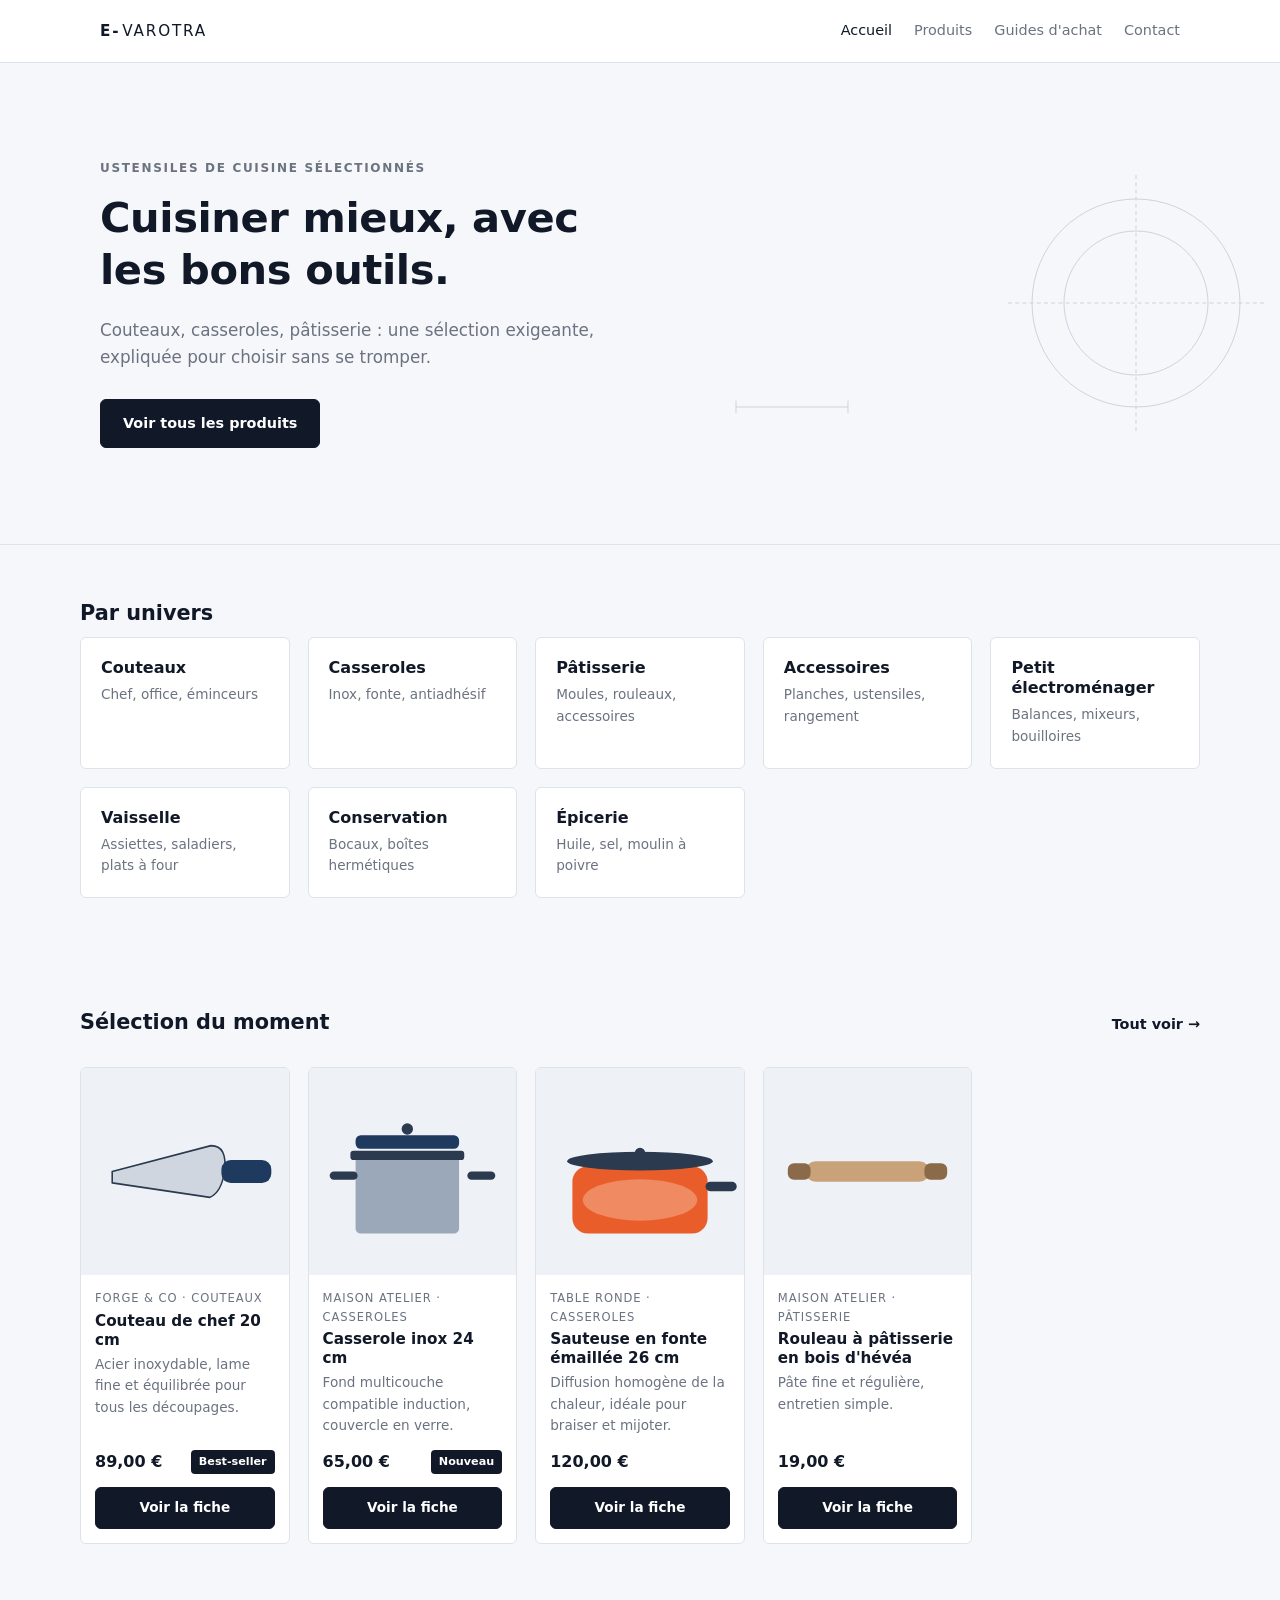
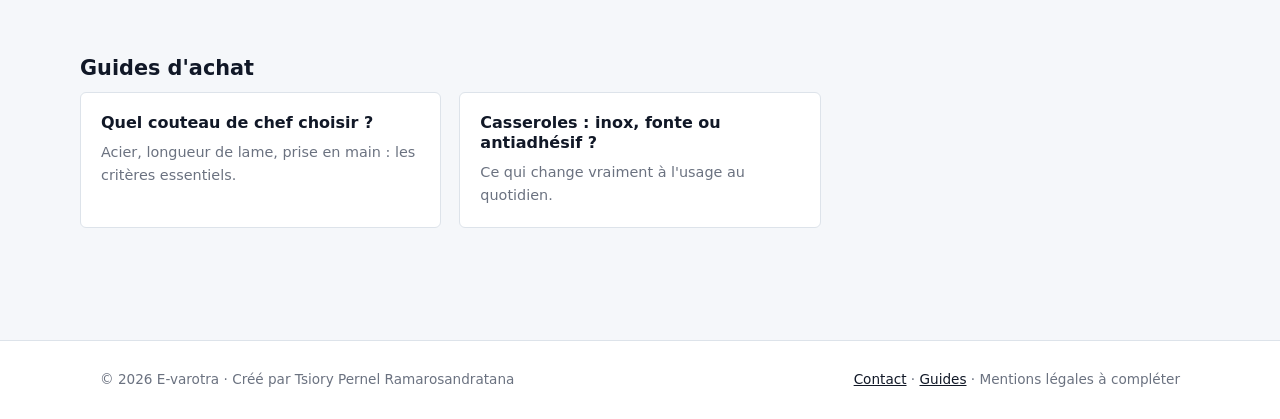
<file: index.html>
<!DOCTYPE html>
<html lang="fr">
<head>
  <meta charset="UTF-8">
  <meta name="viewport" content="width=device-width, initial-scale=1.0">
  <meta name="description" content="Ustensiles de cuisine modernes : couteaux, casseroles, pâtisserie et accessoires sélectionnés pour la maison.">
  <title>E-varotra — Ustensiles de cuisine</title>
  <link rel="stylesheet" href="css/style.css">
</head>
<body data-base="">

  <header class="site-header">
    <div class="container header-inner">
      <a class="logo" href="index.html">E-<span>VAROTRA</span></a>
      <nav class="main-nav">
        <a href="index.html" class="active">Accueil</a>
        <a href="pages/produits.html">Produits</a>
        <a href="pages/guides.html">Guides d'achat</a>
        <a href="pages/contact.html">Contact</a>
      </nav>
    </div>
  </header>

  <main>
    <section class="hero">
      <div class="container">
        <p class="eyebrow">Ustensiles de cuisine sélectionnés</p>
        <h1>Cuisiner mieux, avec les bons outils.</h1>
        <p class="lead">Couteaux, casseroles, pâtisserie : une sélection exigeante, expliquée pour choisir sans se tromper.</p>
        <a class="btn btn-primary" href="pages/produits.html">Voir tous les produits</a>
      </div>
    </section>

    <section class="container section">
      <h2>Par univers</h2>
      <div class="grid grid-4">
        <a class="category-card" href="pages/produits.html?categorie=Couteaux">
          <h3>Couteaux</h3>
          <p>Chef, office, éminceurs</p>
        </a>
        <a class="category-card" href="pages/produits.html?categorie=Casseroles">
          <h3>Casseroles</h3>
          <p>Inox, fonte, antiadhésif</p>
        </a>
        <a class="category-card" href="pages/produits.html?categorie=Pâtisserie">
          <h3>Pâtisserie</h3>
          <p>Moules, rouleaux, accessoires</p>
        </a>
        <a class="category-card" href="pages/produits.html?categorie=Accessoires">
          <h3>Accessoires</h3>
          <p>Planches, ustensiles, rangement</p>
        </a>
        <a class="category-card" href="pages/produits.html?categorie=Petit%20électroménager">
          <h3>Petit électroménager</h3>
          <p>Balances, mixeurs, bouilloires</p>
        </a>
        <a class="category-card" href="pages/produits.html?categorie=Vaisselle">
          <h3>Vaisselle</h3>
          <p>Assiettes, saladiers, plats à four</p>
        </a>
        <a class="category-card" href="pages/produits.html?categorie=Conservation">
          <h3>Conservation</h3>
          <p>Bocaux, boîtes hermétiques</p>
        </a>
        <a class="category-card" href="pages/produits.html?categorie=Épicerie">
          <h3>Épicerie</h3>
          <p>Huile, sel, moulin à poivre</p>
        </a>
      </div>
    </section>

    <section class="container section">
      <div class="section-head">
        <h2>Sélection du moment</h2>
        <a href="pages/produits.html">Tout voir →</a>
      </div>
      <div id="featured" class="grid grid-4" style="margin-top:20px">
        <p class="muted">Chargement des produits…</p>
      </div>
    </section>

    <section class="container section">
      <h2>Guides d'achat</h2>
      <div class="grid grid-2">
        <a class="guide-card" href="pages/guides.html#couteau">
          <h3>Quel couteau de chef choisir ?</h3>
          <p>Acier, longueur de lame, prise en main : les critères essentiels.</p>
        </a>
        <a class="guide-card" href="pages/guides.html#casserole">
          <h3>Casseroles : inox, fonte ou antiadhésif ?</h3>
          <p>Ce qui change vraiment à l'usage au quotidien.</p>
        </a>
      </div>
    </section>
  </main>

  <footer class="site-footer">
    <div class="container footer-inner">
      <span>© 2026 E-varotra · Créé par Tsiory Pernel Ramarosandratana</span>
      <span><a href="pages/contact.html">Contact</a> · <a href="pages/guides.html">Guides</a> · Mentions légales à compléter</span>
    </div>
  </footer>

  <script src="js/main.js"></script>
</body>
</html>
</file>
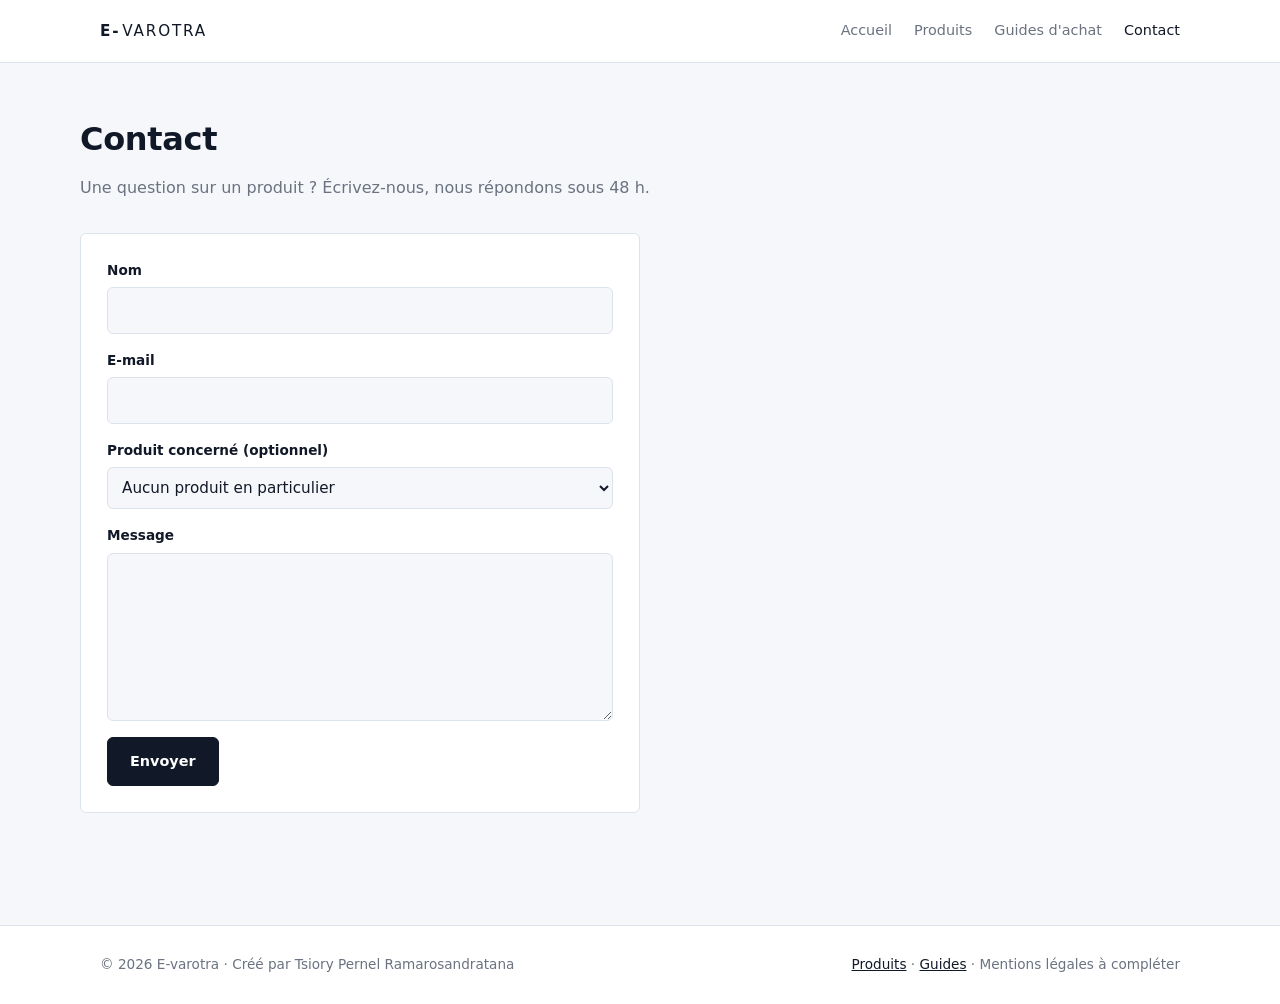
<file: pages/contact.html>
<!DOCTYPE html>
<html lang="fr">
<head>
  <meta charset="UTF-8">
  <meta name="viewport" content="width=device-width, initial-scale=1.0">
  <meta name="description" content="Contactez-nous pour toute question sur nos ustensiles de cuisine.">
  <title>Contact — E-varotra</title>
  <link rel="stylesheet" href="../css/style.css">
</head>
<body data-base="../">

  <header class="site-header">
    <div class="container header-inner">
      <a class="logo" href="../index.html">E-<span>VAROTRA</span></a>
      <nav class="main-nav">
        <a href="../index.html">Accueil</a>
        <a href="produits.html">Produits</a>
        <a href="guides.html">Guides d'achat</a>
        <a href="contact.html" class="active">Contact</a>
      </nav>
    </div>
  </header>

  <main class="container section">
    <h1>Contact</h1>
    <p class="muted">Une question sur un produit ? Écrivez-nous, nous répondons sous 48 h.</p>

    <form id="contact-form" class="contact" style="margin-top:32px">
      <label>Nom
        <input type="text" name="nom" required>
      </label>
      <label>E-mail
        <input type="email" name="email" required>
      </label>
      <label>Produit concerné (optionnel)
        <select name="produit" id="produit-select">
          <option value="">Aucun produit en particulier</option>
        </select>
      </label>
      <label>Message
        <textarea name="message" rows="6" required></textarea>
      </label>
      <button type="submit" class="btn btn-primary">Envoyer</button>
    </form>
  </main>

  <footer class="site-footer">
    <div class="container footer-inner">
      <span>© 2026 E-varotra · Créé par Tsiory Pernel Ramarosandratana</span>
      <span><a href="produits.html">Produits</a> · <a href="guides.html">Guides</a> · Mentions légales à compléter</span>
    </div>
  </footer>

  <script src="../js/main.js"></script>
</body>
</html>
</file>
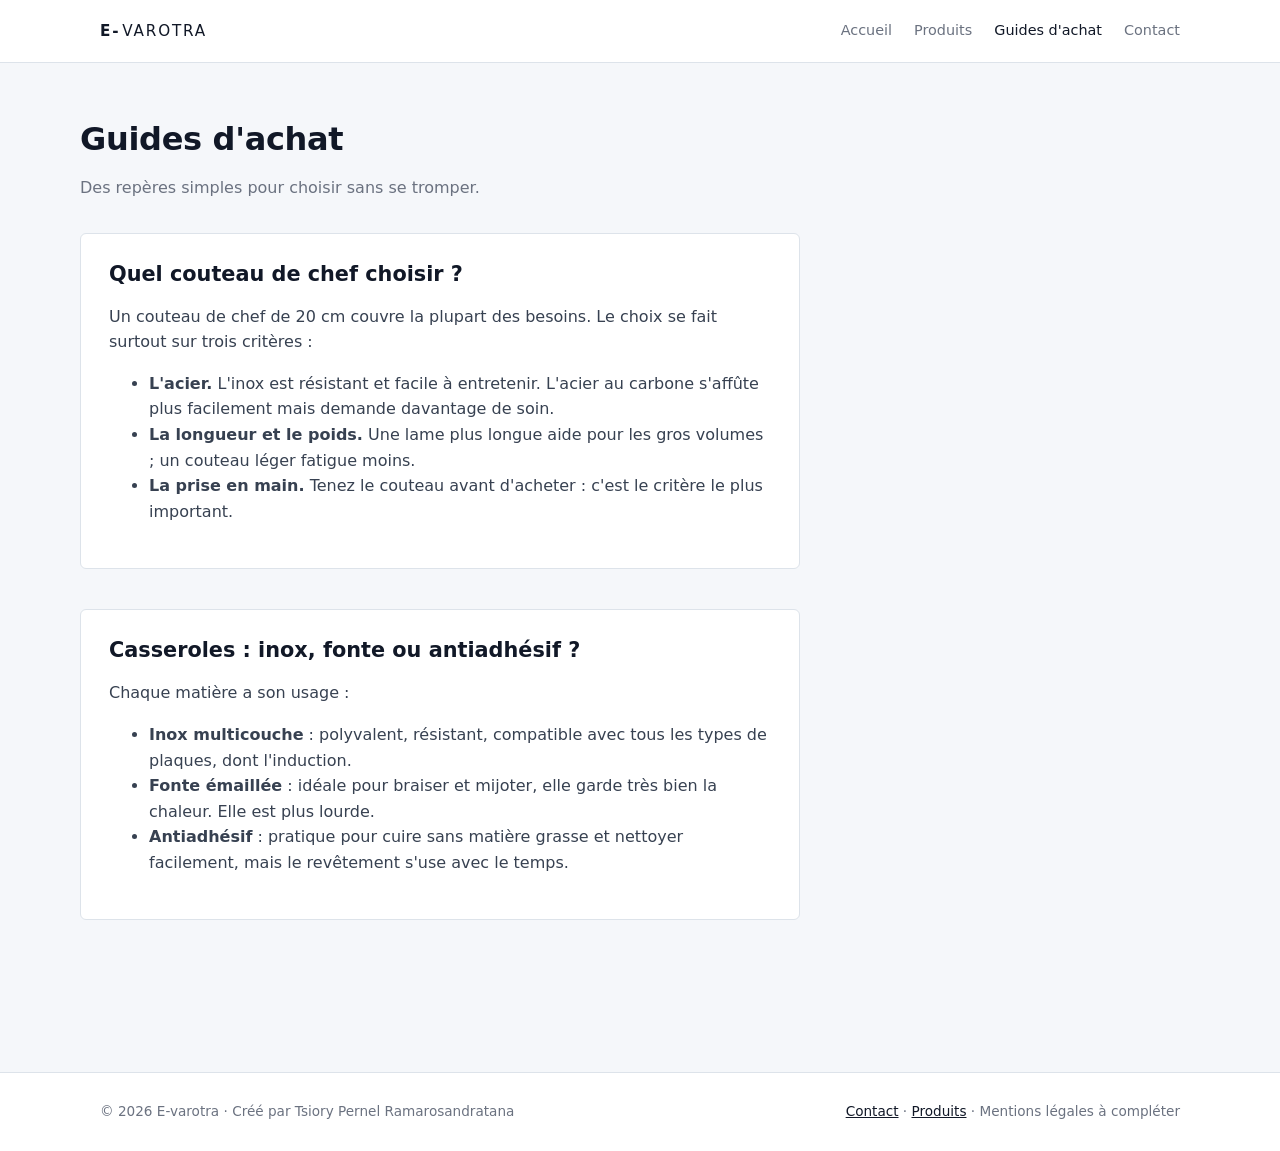
<file: pages/guides.html>
<!DOCTYPE html>
<html lang="fr">
<head>
  <meta charset="UTF-8">
  <meta name="viewport" content="width=device-width, initial-scale=1.0">
  <meta name="description" content="Guides d'achat pour bien choisir ses ustensiles de cuisine.">
  <title>Guides d'achat — E-varotra</title>
  <link rel="stylesheet" href="../css/style.css">
</head>
<body data-base="../">

  <header class="site-header">
    <div class="container header-inner">
      <a class="logo" href="../index.html">E-<span>VAROTRA</span></a>
      <nav class="main-nav">
        <a href="../index.html">Accueil</a>
        <a href="produits.html">Produits</a>
        <a href="guides.html" class="active">Guides d'achat</a>
        <a href="contact.html">Contact</a>
      </nav>
    </div>
  </header>

  <main class="container section">
    <h1>Guides d'achat</h1>
    <p class="muted">Des repères simples pour choisir sans se tromper.</p>

    <article id="couteau" class="guide-article" style="margin-top:32px">
      <h2>Quel couteau de chef choisir ?</h2>
      <p>Un couteau de chef de 20 cm couvre la plupart des besoins. Le choix se fait surtout sur trois critères :</p>
      <ul>
        <li><strong>L'acier.</strong> L'inox est résistant et facile à entretenir. L'acier au carbone s'affûte plus facilement mais demande davantage de soin.</li>
        <li><strong>La longueur et le poids.</strong> Une lame plus longue aide pour les gros volumes ; un couteau léger fatigue moins.</li>
        <li><strong>La prise en main.</strong> Tenez le couteau avant d'acheter : c'est le critère le plus important.</li>
      </ul>
    </article>

    <article id="casserole" class="guide-article">
      <h2>Casseroles : inox, fonte ou antiadhésif ?</h2>
      <p>Chaque matière a son usage :</p>
      <ul>
        <li><strong>Inox multicouche</strong> : polyvalent, résistant, compatible avec tous les types de plaques, dont l'induction.</li>
        <li><strong>Fonte émaillée</strong> : idéale pour braiser et mijoter, elle garde très bien la chaleur. Elle est plus lourde.</li>
        <li><strong>Antiadhésif</strong> : pratique pour cuire sans matière grasse et nettoyer facilement, mais le revêtement s'use avec le temps.</li>
      </ul>
    </article>
  </main>

  <footer class="site-footer">
    <div class="container footer-inner">
      <span>© 2026 E-varotra · Créé par Tsiory Pernel Ramarosandratana</span>
      <span><a href="contact.html">Contact</a> · <a href="produits.html">Produits</a> · Mentions légales à compléter</span>
    </div>
  </footer>

  <script src="../js/main.js"></script>
</body>
</html>
</file>
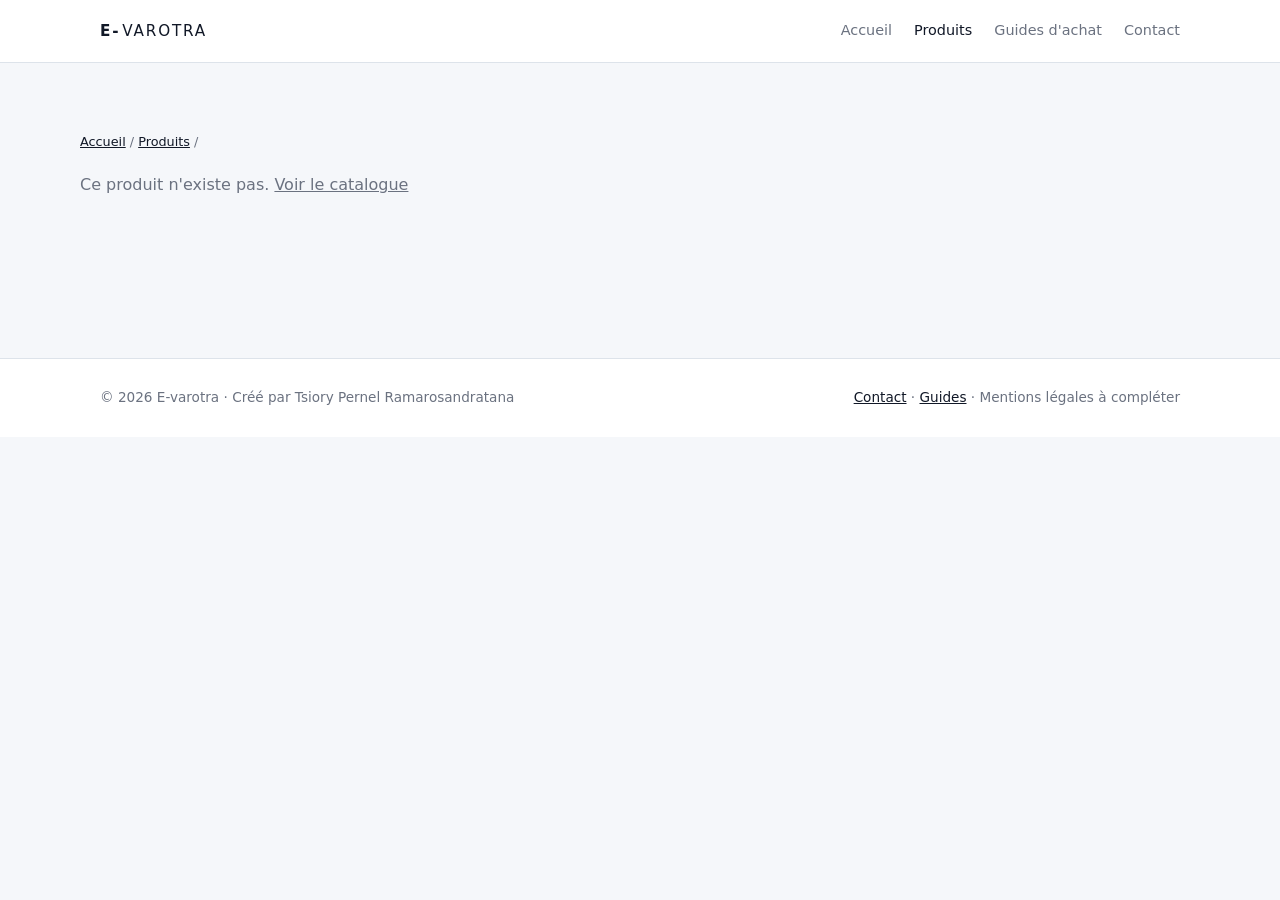
<file: pages/produit.html>
<!DOCTYPE html>
<html lang="fr">
<head>
  <meta charset="UTF-8">
  <meta name="viewport" content="width=device-width, initial-scale=1.0">
  <meta name="description" content="Fiche produit E-varotra : caractéristiques, prix et conseils.">
  <title>Fiche produit — E-varotra</title>
  <link rel="stylesheet" href="../css/style.css">
</head>
<body data-base="../">

  <header class="site-header">
    <div class="container header-inner">
      <a class="logo" href="../index.html">E-<span>VAROTRA</span></a>
      <nav class="main-nav">
        <a href="../index.html">Accueil</a>
        <a href="produits.html" class="active">Produits</a>
        <a href="guides.html">Guides d'achat</a>
        <a href="contact.html">Contact</a>
      </nav>
    </div>
  </header>

  <main class="container section">
    <p class="breadcrumb"><a href="../index.html">Accueil</a> / <a href="produits.html">Produits</a> / <span id="fil-nom"></span></p>
    <div id="fiche"><p class="muted">Chargement du produit…</p></div>
    <div id="related" class="related"></div>
  </main>

  <footer class="site-footer">
    <div class="container footer-inner">
      <span>© 2026 E-varotra · Créé par Tsiory Pernel Ramarosandratana</span>
      <span><a href="contact.html">Contact</a> · <a href="guides.html">Guides</a> · Mentions légales à compléter</span>
    </div>
  </footer>

  <script src="../js/main.js"></script>
</body>
</html>
</file>
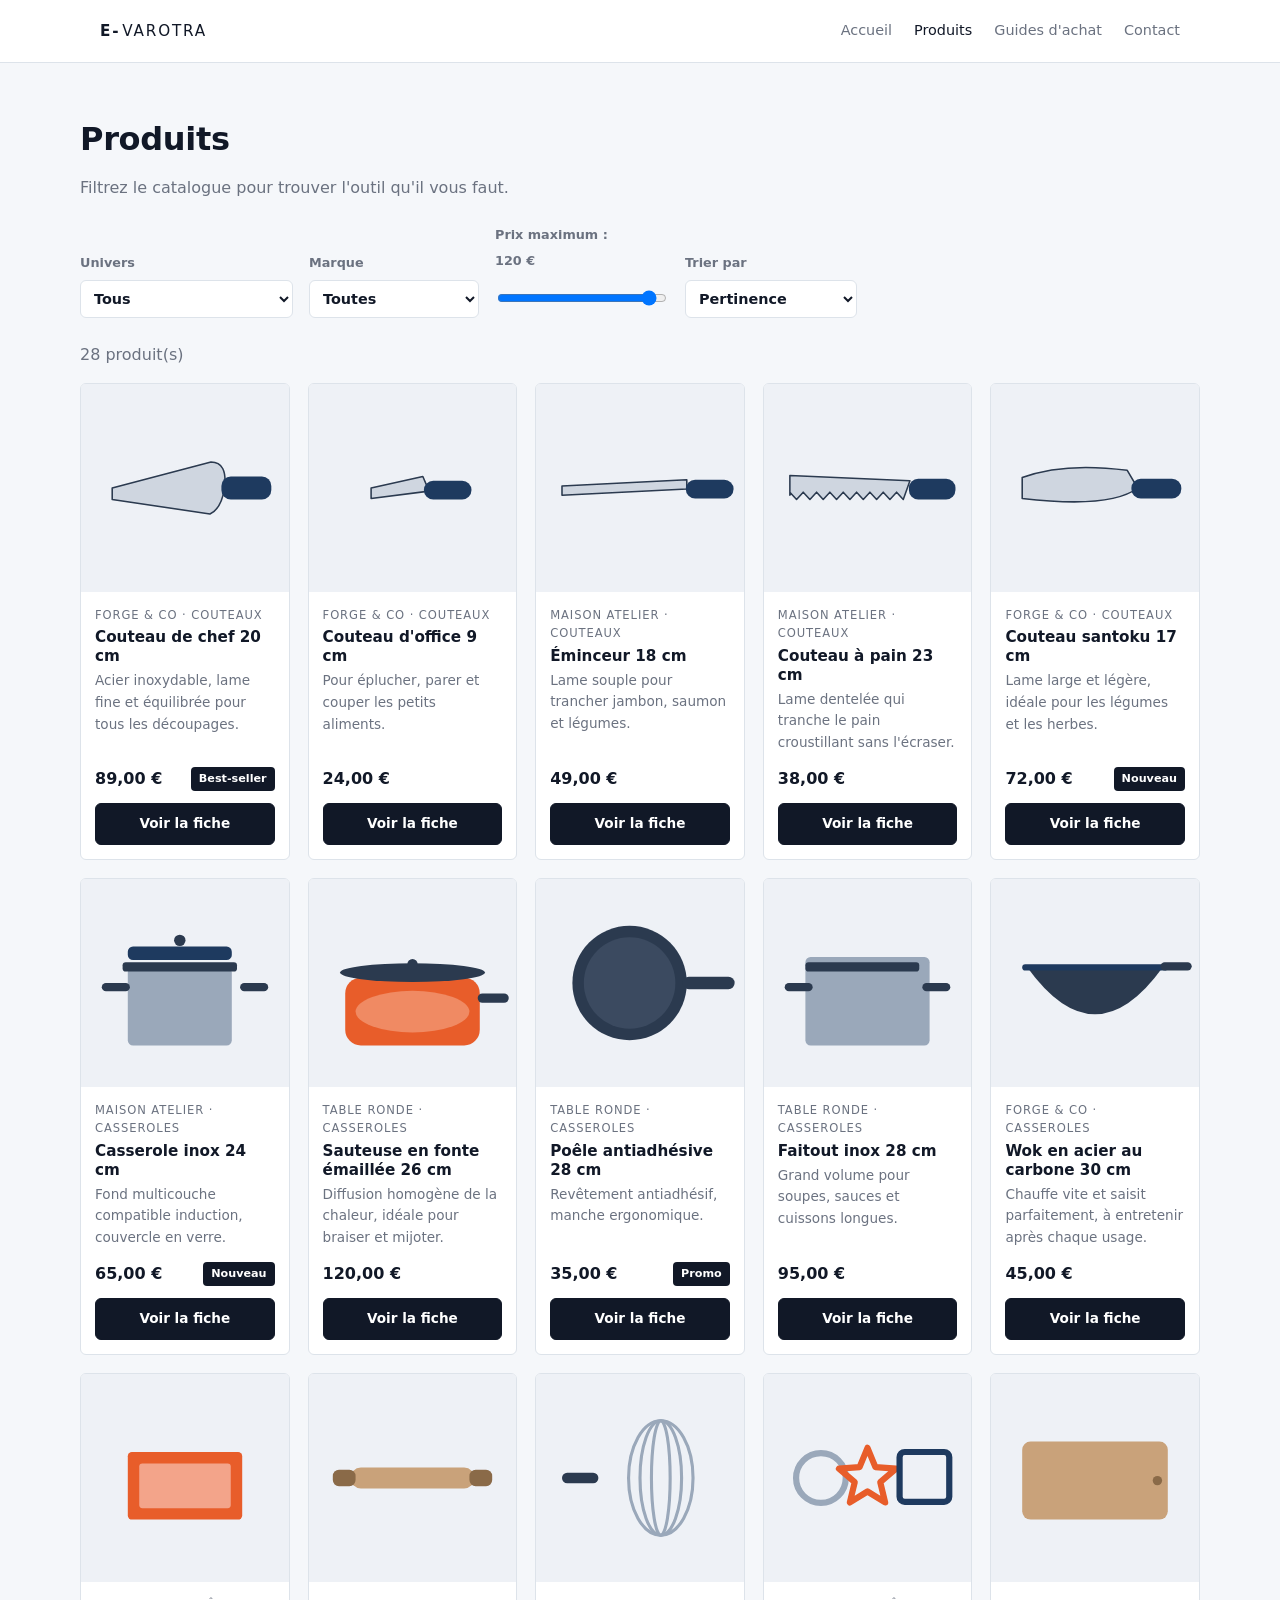
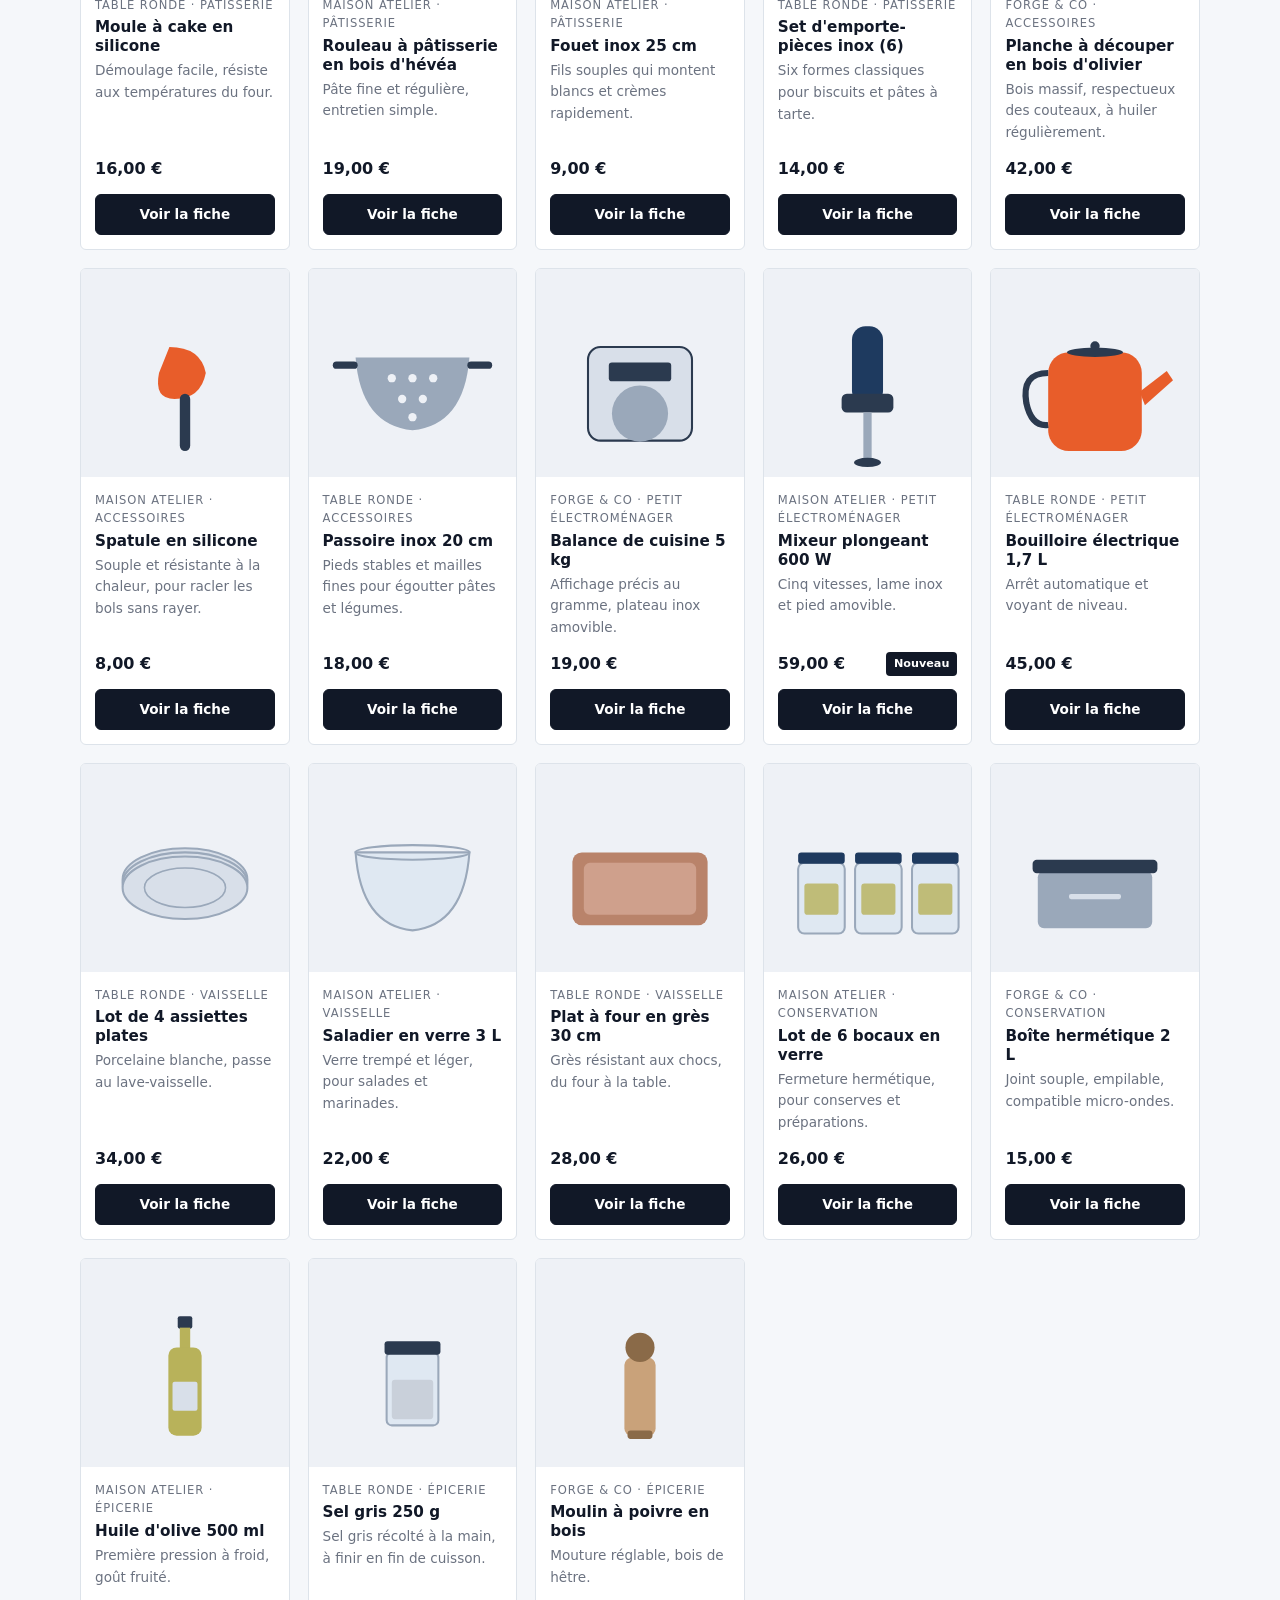
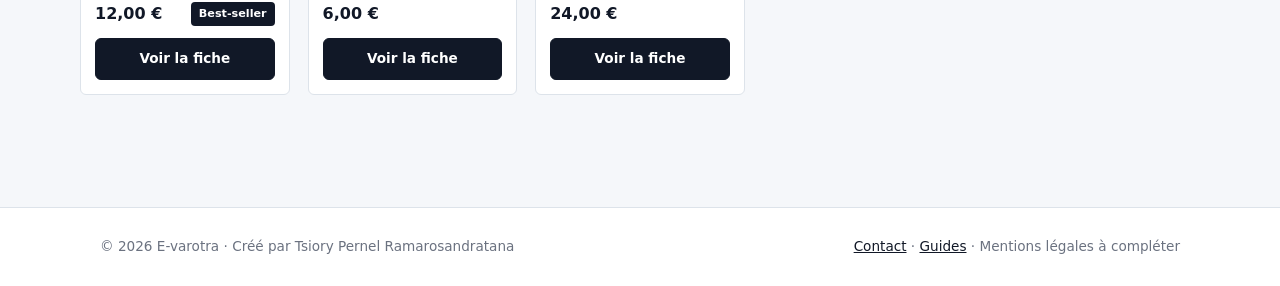
<file: pages/produits.html>
<!DOCTYPE html>
<html lang="fr">
<head>
  <meta charset="UTF-8">
  <meta name="viewport" content="width=device-width, initial-scale=1.0">
  <meta name="description" content="Catalogue complet des ustensiles de cuisine : filtrez par univers, marque et prix.">
  <title>Produits — E-varotra</title>
  <link rel="stylesheet" href="../css/style.css">
</head>
<body data-base="../">

  <header class="site-header">
    <div class="container header-inner">
      <a class="logo" href="../index.html">E-<span>VAROTRA</span></a>
      <nav class="main-nav">
        <a href="../index.html">Accueil</a>
        <a href="produits.html" class="active">Produits</a>
        <a href="guides.html">Guides d'achat</a>
        <a href="contact.html">Contact</a>
      </nav>
    </div>
  </header>

  <main class="container section">
    <h1>Produits</h1>
    <p class="muted">Filtrez le catalogue pour trouver l'outil qu'il vous faut.</p>

    <div class="filters">
      <label>Univers
        <select id="filter-categorie"><option value="">Tous</option></select>
      </label>
      <label>Marque
        <select id="filter-marque"><option value="">Toutes</option></select>
      </label>
      <label>Prix maximum : <strong id="prix-val"></strong>
        <input type="range" id="filter-prix" min="0" max="200" step="5">
      </label>
      <label>Trier par
        <select id="tri">
          <option value="pertinence">Pertinence</option>
          <option value="prix-asc">Prix croissant</option>
          <option value="prix-desc">Prix décroissant</option>
        </select>
      </label>
    </div>

    <p id="compteur" class="muted"></p>
    <div id="liste" class="grid grid-4"></div>
  </main>

  <footer class="site-footer">
    <div class="container footer-inner">
      <span>© 2026 E-varotra · Créé par Tsiory Pernel Ramarosandratana</span>
      <span><a href="contact.html">Contact</a> · <a href="guides.html">Guides</a> · Mentions légales à compléter</span>
    </div>
  </footer>

  <script src="../js/main.js"></script>
  <script src="../js/produits.js"></script>
</body>
</html>
</file>
<file: css/style.css>
:root {
  --page: #f5f7fa;
  --surface: #ffffff;
  --text: #111827;
  --muted: #6b7280;
  --line: #dde3ea;
  --soft: #eef2f6;
  --radius: 6px;
  --max: 1120px;
}

* { box-sizing: border-box; }

body {
  margin: 0;
  font-family: system-ui, -apple-system, "Segoe UI", Roboto, sans-serif;
  color: var(--text);
  background: var(--page);
  line-height: 1.6;
}

a { color: inherit; }
img { max-width: 100%; }

.container { max-width: var(--max); margin: 0 auto; padding: 0 20px; }
.section { padding: 56px 0; }
.muted { color: var(--muted); }

h1, h2, h3 { line-height: 1.25; margin: 0 0 0.5em; color: var(--text); }
h1 { font-size: 2rem; font-weight: 700; letter-spacing: -0.01em; }
h2 { font-size: 1.3rem; font-weight: 600; }
h3 { font-size: 1rem; font-weight: 600; }

/* En-tête */
.site-header {
  position: sticky;
  top: 0;
  z-index: 10;
  background: var(--surface);
  border-bottom: 1px solid var(--line);
}
.header-inner {
  display: flex;
  align-items: center;
  justify-content: space-between;
  flex-wrap: wrap;
  min-height: 62px;
  gap: 12px;
}
.logo { font-size: 0.95rem; font-weight: 700; letter-spacing: 0.12em; text-decoration: none; text-transform: uppercase; }
.logo span { font-weight: 400; margin-left: 2px; }
.main-nav { display: flex; gap: 22px; flex-wrap: wrap; }
.main-nav a { text-decoration: none; color: var(--muted); font-size: 0.9rem; }
.main-nav a:hover, .main-nav a.active { color: var(--text); }

/* Accueil : fond de plan technique (cercles de cotation et repères) */
.hero {
  padding: 96px 0;
  border-bottom: 1px solid var(--line);
  background-color: var(--page);
  background-image: url("data:image/svg+xml,%3Csvg xmlns='http://www.w3.org/2000/svg' viewBox='0 0 800 400'%3E%3Cg fill='none' stroke='%23c9d3df' stroke-width='1.2'%3E%3Ccircle cx='620' cy='200' r='130'/%3E%3Ccircle cx='620' cy='200' r='90'/%3E%3Cline x1='460' y1='200' x2='780' y2='200' stroke-dasharray='5 4'/%3E%3Cline x1='620' y1='40' x2='620' y2='360' stroke-dasharray='5 4'/%3E%3Cpath d='M120 330 H260 M120 322 V338 M260 322 V338'/%3E%3C/g%3E%3C/svg%3E");
  background-repeat: no-repeat;
  background-position: right center;
  background-size: min(640px, 92%) auto;
}
.hero h1 { font-size: 2.6rem; max-width: 18ch; }
.eyebrow {
  margin: 0 0 14px;
  font-size: 0.75rem;
  font-weight: 600;
  letter-spacing: 0.14em;
  text-transform: uppercase;
  color: var(--muted);
}
.lead { font-size: 1.05rem; color: var(--muted); max-width: 52ch; margin-bottom: 28px; }

/* Boutons */
.btn {
  display: inline-block;
  padding: 12px 22px;
  border: 1px solid var(--text);
  border-radius: var(--radius);
  font: inherit;
  font-size: 0.9rem;
  font-weight: 600;
  text-decoration: none;
  text-align: center;
  cursor: pointer;
  background: transparent;
  color: var(--text);
}
.btn-primary { background: var(--text); color: #ffffff; }
.btn-primary:hover { background: #1f2937; }
.btn-outline:hover { background: var(--text); color: #ffffff; }
.btn-block { display: block; width: 100%; }
.btn-small { padding: 9px 14px; font-size: 0.85rem; }

.section-head {
  display: flex;
  justify-content: space-between;
  align-items: baseline;
  flex-wrap: wrap;
  gap: 12px;
  margin-bottom: 20px;
}
.section-head a { color: var(--text); font-size: 0.9rem; font-weight: 600; text-decoration: none; }

/* Grilles */
.grid { display: grid; gap: 18px; }
.grid-4 { grid-template-columns: repeat(auto-fill, minmax(200px, 1fr)); }
.grid-2 { grid-template-columns: repeat(auto-fill, minmax(280px, 1fr)); }

/* Univers */
.category-card {
  display: block;
  padding: 20px;
  border: 1px solid var(--line);
  border-radius: var(--radius);
  background: var(--surface);
  text-decoration: none;
}
.category-card:hover { border-color: var(--text); }
.category-card h3 { margin: 0 0 6px; }
.category-card p { margin: 0; font-size: 0.85rem; color: var(--muted); }

/* Guides */
.guide-card {
  display: block;
  padding: 20px;
  border: 1px solid var(--line);
  border-radius: var(--radius);
  background: var(--surface);
  text-decoration: none;
}
.guide-card:hover { border-color: var(--text); }
.guide-card p { margin: 0; color: var(--muted); font-size: 0.9rem; }

/* Cartes produit */
.product-card {
  display: flex;
  flex-direction: column;
  overflow: hidden;
  border: 1px solid var(--line);
  border-radius: var(--radius);
  background: var(--surface);
}
.product-img {
  aspect-ratio: 1 / 1;
  background: var(--soft);
  display: flex;
  align-items: center;
  justify-content: center;
  color: var(--muted);
  font-size: 0.75rem;
  letter-spacing: 0.1em;
  text-transform: uppercase;
}
img.product-img,
img.product-photo { width: 100%; aspect-ratio: 1 / 1; object-fit: contain; display: block; background: var(--soft); }
.product-body { padding: 14px; display: flex; flex-direction: column; gap: 4px; flex: 1; }
.product-meta { margin: 0; font-size: 0.72rem; color: var(--muted); text-transform: uppercase; letter-spacing: 0.08em; }
.product-body h3 { font-size: 0.95rem; margin: 0; }
.product-desc { margin: 0; font-size: 0.85rem; color: var(--muted); flex: 1; }
.product-foot { display: flex; justify-content: space-between; align-items: center; margin: 8px 0; gap: 8px; }
.price { font-weight: 700; font-size: 1rem; color: var(--text); }
.badge { background: var(--text); color: #ffffff; font-size: 0.7rem; font-weight: 600; padding: 3px 8px; border-radius: 4px; }
.product-card .btn { margin-top: auto; }

/* Filtres */
.filters { display: flex; gap: 16px; flex-wrap: wrap; align-items: flex-end; margin: 24px 0; }
.filters label { display: flex; flex-direction: column; gap: 6px; font-size: 0.8rem; color: var(--muted); font-weight: 600; }
.filters select,
.filters input[type="range"] { min-width: 170px; padding: 9px; border: 1px solid var(--line); border-radius: var(--radius); font: inherit; font-size: 0.9rem; color: var(--text); background: var(--surface); }

/* Fiche produit */
.breadcrumb { font-size: 0.8rem; color: var(--muted); margin-bottom: 20px; }
.breadcrumb a { color: var(--text); }
.product-page { display: grid; grid-template-columns: repeat(auto-fit, minmax(280px, 1fr)); gap: 40px; align-items: start; background: var(--surface); border: 1px solid var(--line); border-radius: var(--radius); padding: 24px; }
.product-photo { aspect-ratio: 1 / 1; background: var(--soft); border-radius: var(--radius); display: flex; align-items: center; justify-content: center; color: var(--muted); font-size: 0.8rem; text-transform: uppercase; letter-spacing: 0.1em; }
.product-info h1 { font-size: 1.6rem; margin-bottom: 6px; }
.product-info .price { font-size: 1.4rem; display: block; margin: 14px 0; }
.product-info .btn + .btn { margin-top: 8px; }
.specs { width: 100%; border-collapse: collapse; margin: 20px 0 0; font-family: ui-monospace, "SFMono-Regular", Menlo, Consolas, monospace; font-size: 0.85rem; }
.specs th, .specs td { text-align: left; padding: 9px 0; border-bottom: 1px dotted var(--line); }
.specs th { font-weight: 400; color: var(--muted); width: 45%; }
.related { margin-top: 48px; }

/* Articles guides */
.guide-article {
  max-width: 720px;
  margin-bottom: 40px;
  padding: 28px;
  background: var(--surface);
  border: 1px solid var(--line);
  border-radius: var(--radius);
  scroll-margin-top: 80px;
}
.guide-article p, .guide-article li { color: #374151; }

/* Formulaire */
form.contact {
  display: grid;
  gap: 16px;
  max-width: 560px;
  background: var(--surface);
  border: 1px solid var(--line);
  border-radius: var(--radius);
  padding: 26px;
}
form.contact label { display: flex; flex-direction: column; gap: 6px; font-size: 0.85rem; color: var(--text); font-weight: 600; }
form.contact input,
form.contact select,
form.contact textarea {
  padding: 10px;
  border: 1px solid var(--line);
  border-radius: var(--radius);
  font: inherit;
  font-size: 0.95rem;
  font-weight: 400;
  color: var(--text);
  background: var(--page);
}
form.contact .btn { justify-self: start; }

/* Pied de page */
.site-footer { margin-top: 56px; padding: 28px 0; background: var(--surface); border-top: 1px solid var(--line); color: var(--muted); font-size: 0.85rem; }
.site-footer a { color: var(--text); }
.footer-inner { display: flex; justify-content: space-between; flex-wrap: wrap; gap: 16px; }

@media (max-width: 600px) {
  .hero { padding: 56px 0; background-size: 130% auto; background-position: 110% 100%; }
  .hero h1 { font-size: 1.8rem; }
}
</file>
